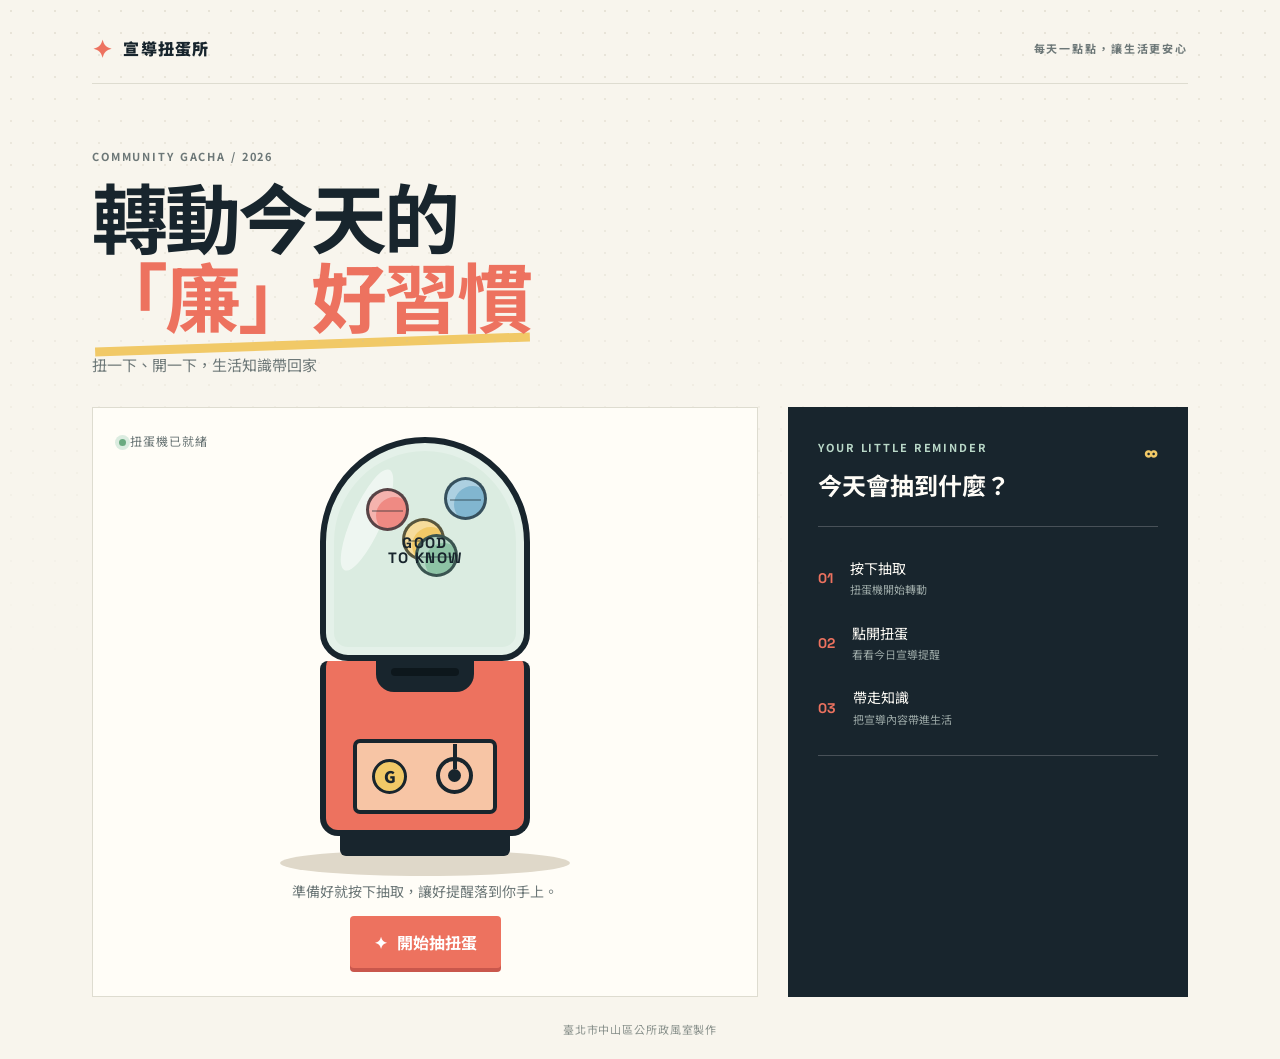
<file: index.html>
<!doctype html>
<html lang="zh-Hant">
<head>
  <meta charset="UTF-8">
  <meta name="viewport" content="width=device-width, initial-scale=1.0">
  <meta http-equiv="refresh" content="0; url=扭蛋式宣導互動系統/index.html">
  <title>扭蛋式宣導互動系統</title>
</head>
<body>
  <p>正在前往扭蛋遊戲……</p>
  <script>location.replace("扭蛋式宣導互動系統/index.html");</script>
</body>
</html>
</file>
<file: 扭蛋式宣導互動系統/style.css>
:root {
  --ink: #18252d;
  --muted: #6c7777;
  --paper: #f8f5ed;
  --cream: #fffdf7;
  --coral: #ed725f;
  --coral-dark: #c9574c;
  --mint: #b9d8c8;
  --line: #dedcd0;
  --yellow: #f1c967;
}

* { box-sizing: border-box; }
body { margin: 0; color: var(--ink); background: var(--paper); font-family: "Noto Sans TC", sans-serif; }
body::before { content: ""; position: fixed; inset: 0; pointer-events: none; opacity: .35; background-image: radial-gradient(#c9c2af 1px, transparent 1px); background-size: 22px 22px; mask-image: linear-gradient(to bottom, black, transparent 75%); }
button { font: inherit; cursor: pointer; }
.app-shell { position: relative; max-width: 1180px; margin: auto; padding: 30px 42px 22px; }
.topbar { display: flex; justify-content: space-between; align-items: center; border-bottom: 1px solid var(--line); padding-bottom: 18px; }
.brand { color: var(--ink); text-decoration: none; display: flex; align-items: center; gap: 10px; font-weight: 900; letter-spacing: .08em; }
.brand-mark { color: var(--coral); font-size: 24px; }
.topbar-note, .eyebrow { color: var(--muted); font-size: 11px; letter-spacing: .17em; font-weight: 700; }
.intro { display: flex; justify-content: space-between; align-items: end; padding: 64px 0 32px; }
.eyebrow { margin: 0 0 12px; }
h1, h2, p { margin-top: 0; }
h1 { font-size: clamp(44px, 6vw, 76px); line-height: 1.04; letter-spacing: -.04em; margin: 0 0 20px; }
h1 em { color: var(--coral); font-style: normal; position: relative; }
h1 em::after { content: ""; position: absolute; height: 9px; bottom: 0; left: 3px; right: 0; background: var(--yellow); z-index: -1; transform: rotate(-2deg); }
.intro-copy { color: var(--muted); margin: 0; font-size: 15px; }
.stats { display: flex; gap: 38px; padding-bottom: 5px; }
.stat { display: flex; flex-direction: column; gap: 3px; min-width: 75px; border-left: 2px solid var(--coral); padding-left: 13px; }
.stat strong { font: 700 29px "Space Grotesk", sans-serif; }.stat span { color: var(--muted); font-size: 12px; }
.game-layout { display: grid; grid-template-columns: minmax(0, 1.25fr) minmax(300px, .75fr); gap: 30px; align-items: stretch; }
.machine-stage { position: relative; min-height: 590px; display: flex; flex-direction: column; align-items: center; justify-content: center; overflow: hidden; background: var(--cream); border: 1px solid var(--line); }
.stage-label { position: absolute; top: 24px; left: 26px; color: var(--muted); font-size: 12px; letter-spacing: .08em; }.live-dot { display: inline-block; width: 7px; height: 7px; border-radius: 50%; background: #6aaa80; box-shadow: 0 0 0 4px #dbece0; }
.machine { width: 210px; position: relative; z-index: 1; }.machine-top { height: 224px; border: 6px solid var(--ink); border-radius: 105px 105px 28px 28px; background: #dbece1; position: relative; overflow: hidden; box-shadow: inset 0 0 0 8px rgba(255,255,255,.25); }
.shine { position: absolute; width: 30px; height: 110px; background: rgba(255,255,255,.55); transform: rotate(24deg); top: 22px; left: 26px; border-radius: 50%; }.machine-title { position: absolute; inset: 92px 0 auto; text-align: center; font: 700 15px/1.05 "Space Grotesk", sans-serif; letter-spacing: .09em; color: var(--ink); }
.capsule { position: absolute; width: 43px; height: 43px; border-radius: 50%; border: 3px solid rgba(24,37,45,.7); box-shadow: inset 7px 6px rgba(255,255,255,.35); }.capsule::after { content: ""; position: absolute; left: 3px; right: 3px; top: 19px; border-top: 2px solid rgba(24,37,45,.35); }.capsule-pink { background: #ef8a83; left: 40px; top: 45px; }.capsule-blue { background: #81b6d0; right: 37px; top: 34px; }.capsule-yellow { background: var(--yellow); left: 76px; top: 75px; }.capsule-green { background: #8dc3a5; right: 66px; top: 91px; }
.machine-body { height: 175px; background: var(--coral); border: 6px solid var(--ink); border-top: 0; border-radius: 8px 8px 18px 18px; position: relative; }.slot { position: absolute; width: 98px; height: 32px; left: 50%; top: -1px; transform: translateX(-50%); background: var(--ink); border-radius: 0 0 18px 18px; }.slot span { display: block; width: 68px; height: 8px; background: #0d171c; border-radius: 8px; margin: 8px auto; }.machine-panel { position: absolute; left: 27px; right: 27px; bottom: 16px; height: 75px; background: #f7c5a5; border: 4px solid var(--ink); border-radius: 7px; }.coin { position: absolute; width: 35px; height: 35px; top: 16px; left: 15px; border: 3px solid var(--ink); background: var(--yellow); border-radius: 50%; text-align: center; line-height: 29px; font-weight: 900; }.handle { position: absolute; right: 20px; top: 14px; width: 37px; height: 37px; border: 4px solid var(--ink); border-radius: 50%; }.handle::before { content: ""; position: absolute; width: 4px; height: 25px; background: var(--ink); left: 13px; top: -17px; }.handle span { position: absolute; width: 13px; height: 13px; background: var(--ink); border-radius: 50%; left: 8px; top: 8px; }.machine-foot { height: 20px; margin: 0 20px; background: var(--ink); border-radius: 0 0 6px 6px; }.ground-shadow { position: absolute; width: 290px; height: 26px; background: #dfd8c9; border-radius: 50%; bottom: 120px; }.capsule-result { display: none; position: absolute; z-index: 3; width: 105px; height: 105px; background: var(--coral); border: 5px solid var(--ink); border-radius: 50%; box-shadow: inset 0 -14px rgba(0,0,0,.09), 8px 10px 0 rgba(24,37,45,.12); animation: drop .7s cubic-bezier(.2,.9,.3,1.2) both; }.capsule-result::before { content: ""; position: absolute; left: 7px; right: 7px; top: 47px; border-top: 4px solid var(--ink); }.capsule-result span { display: grid; place-items: center; height: 100%; font: 700 35px "Space Grotesk"; }.result-highlight { position: absolute; width: 20px; height: 30px; background: rgba(255,255,255,.65); border-radius: 50%; transform: rotate(25deg); top: 16px; left: 21px; }
@keyframes drop { 0% { transform: translateY(-220px) rotate(-30deg); opacity: 0; } 75% { transform: translateY(15px) rotate(12deg); } 100% { transform: translateY(0) rotate(0); opacity: 1; } }
.machine-stage.is-spinning .machine { animation: shake .12s infinite alternate; }.machine-stage.is-spinning .capsule-result { display: none; }@keyframes shake { from { transform: rotate(-3deg) translateX(-4px); } to { transform: rotate(3deg) translateX(4px); } }
.machine-stage.has-result .capsule-result { display: block; bottom: 106px; }.machine-stage.has-result .machine { opacity: .55; transform: scale(.92); }.machine-stage.has-result .status-message { margin-top: 24px; }
.status-message { color: var(--muted); text-align: center; font-size: 14px; margin: 25px 0 14px; min-height: 21px; }.primary-button, .secondary-button { border: 0; color: white; background: var(--coral); border-radius: 4px; font-weight: 700; padding: 14px 24px; box-shadow: 0 4px 0 var(--coral-dark); transition: transform .15s, box-shadow .15s; }.primary-button:hover, .secondary-button:hover { transform: translateY(-2px); box-shadow: 0 6px 0 var(--coral-dark); }.primary-button:active, .secondary-button:active { transform: translateY(2px); box-shadow: 0 2px 0 var(--coral-dark); }.primary-button:disabled { opacity: .45; cursor: not-allowed; transform: none; }.primary-button span { margin-right: 6px; }
.info-panel { background: var(--ink); color: var(--cream); padding: 32px 30px; display: flex; flex-direction: column; min-height: 590px; }.info-panel .eyebrow { color: var(--mint); }.panel-heading { display: flex; align-items: start; justify-content: space-between; border-bottom: 1px solid #485158; padding-bottom: 24px; }.panel-heading h2 { font-size: 24px; margin: 0; }.ticket-count { color: var(--yellow); font: 700 23px "Space Grotesk"; }.instruction-list { padding: 19px 0 15px; border-bottom: 1px solid #485158; }.instruction { display: flex; gap: 17px; align-items: center; padding: 12px 0; color: var(--cream); font-size: 14px; line-height: 1.45; }.instruction b { color: var(--coral); font: 700 14px "Space Grotesk"; }.instruction small { color: #9ba8a6; font-size: 11px; }.history-block { margin-top: auto; }.history-heading { display: flex; justify-content: space-between; color: var(--mint); font-size: 12px; padding: 20px 0 12px; }.history-heading button { border: 0; padding: 0; color: #9ba8a6; background: none; font-size: 11px; }.history-heading button:hover { color: white; }.history-list { max-height: 90px; overflow: auto; }.empty-history { color: #83918f; font-size: 12px; line-height: 1.7; margin: 0; }.history-item { display: flex; align-items: center; gap: 9px; font-size: 12px; padding: 6px 0; }.history-swatch { width: 13px; height: 13px; border-radius: 50%; }.history-item time { margin-left: auto; color: #81908f; font-size: 10px; }
footer { text-align: center; color: #89918c; font-size: 11px; letter-spacing: .08em; padding-top: 24px; }footer span { color: var(--coral); padding: 0 5px; }
.modal-backdrop { position: fixed; inset: 0; z-index: 10; display: grid; place-items: center; padding: 20px; background: rgba(24,37,45,.72); opacity: 0; visibility: hidden; transition: opacity .25s, visibility .25s; }.modal-backdrop.is-open { opacity: 1; visibility: visible; }.result-card { position: relative; max-width: 440px; width: 100%; padding: 45px 44px 38px; background: var(--cream); text-align: center; transform: translateY(18px); transition: transform .3s; }.is-open .result-card { transform: translateY(0); }.close-button { position: absolute; right: 15px; top: 8px; border: 0; background: none; color: var(--muted); font-size: 31px; }.result-icon { display: grid; place-items: center; width: 70px; height: 70px; margin: 0 auto 22px; border-radius: 50%; background: var(--mint); color: var(--ink); font-size: 37px; }.result-card h2 { font-size: 28px; margin: 4px 0 12px; }.result-card > p:not(.eyebrow) { color: var(--muted); font-size: 14px; line-height: 1.8; margin-bottom: 22px; }.result-tip { padding: 13px; background: #f2eee1; text-align: left; display: flex; flex-direction: column; gap: 4px; margin-bottom: 24px; }.result-tip span { color: var(--coral-dark); font-size: 11px; font-weight: 700; }.result-tip strong { font-size: 14px; }.secondary-button { width: 100%; }
@media (max-width: 780px) { .app-shell { padding: 20px 18px; }.topbar-note { display: none; }.intro { padding: 45px 0 28px; align-items: start; flex-direction: column; gap: 28px; }.stats { gap: 26px; }.game-layout { grid-template-columns: 1fr; }.machine-stage, .info-panel { min-height: 540px; }.info-panel { min-height: 430px; }.machine-stage { padding-top: 35px; }.result-card { padding: 38px 25px 28px; } }
.poster-image { display: block; width: 100%; max-height: 52vh; object-fit: contain; margin: 0 auto 18px; background: #eee9dc; }
.result-card h2 { font-size: 24px; margin: 4px 0 22px; }
.machine-stage.has-result .capsule-result { width: 145px; height: 145px; bottom: 190px; cursor: pointer; box-shadow: inset 0 -18px rgba(0,0,0,.09), 8px 10px 0 rgba(24,37,45,.12), 0 0 0 12px rgba(237,114,95,.16), 0 0 28px rgba(237,114,95,.5); animation: drop .7s cubic-bezier(.2,.9,.3,1.2) both, capsule-pulse 1.5s ease-in-out 1s infinite; }
.machine-stage.has-result .capsule-result::after { content: "點我開啟"; position: absolute; left: 50%; top: -52px; transform: translateX(-50%); white-space: nowrap; padding: 7px 13px; border-radius: 20px; color: var(--cream); background: var(--ink); font: 700 13px "Noto Sans TC", sans-serif; letter-spacing: .08em; box-shadow: 0 4px 0 rgba(24,37,45,.15); animation: hint-bob 1.2s ease-in-out infinite; }
.machine-stage.has-result .capsule-result::before { left: 10px; right: 10px; top: 67px; border-top-width: 5px; }
.machine-stage.has-result .capsule-result span { font-size: 48px; }
.machine-stage.has-result .status-message { color: var(--coral-dark); font-weight: 700; font-size: 16px; }
@keyframes capsule-pulse { 0%, 100% { transform: scale(1); } 50% { transform: scale(1.08); } }
@keyframes hint-bob { 0%, 100% { transform: translate(-50%, 0); } 50% { transform: translate(-50%, -5px); } }
@media (max-width: 780px) { .machine-stage.has-result .capsule-result { bottom: 175px; } }
</file>
